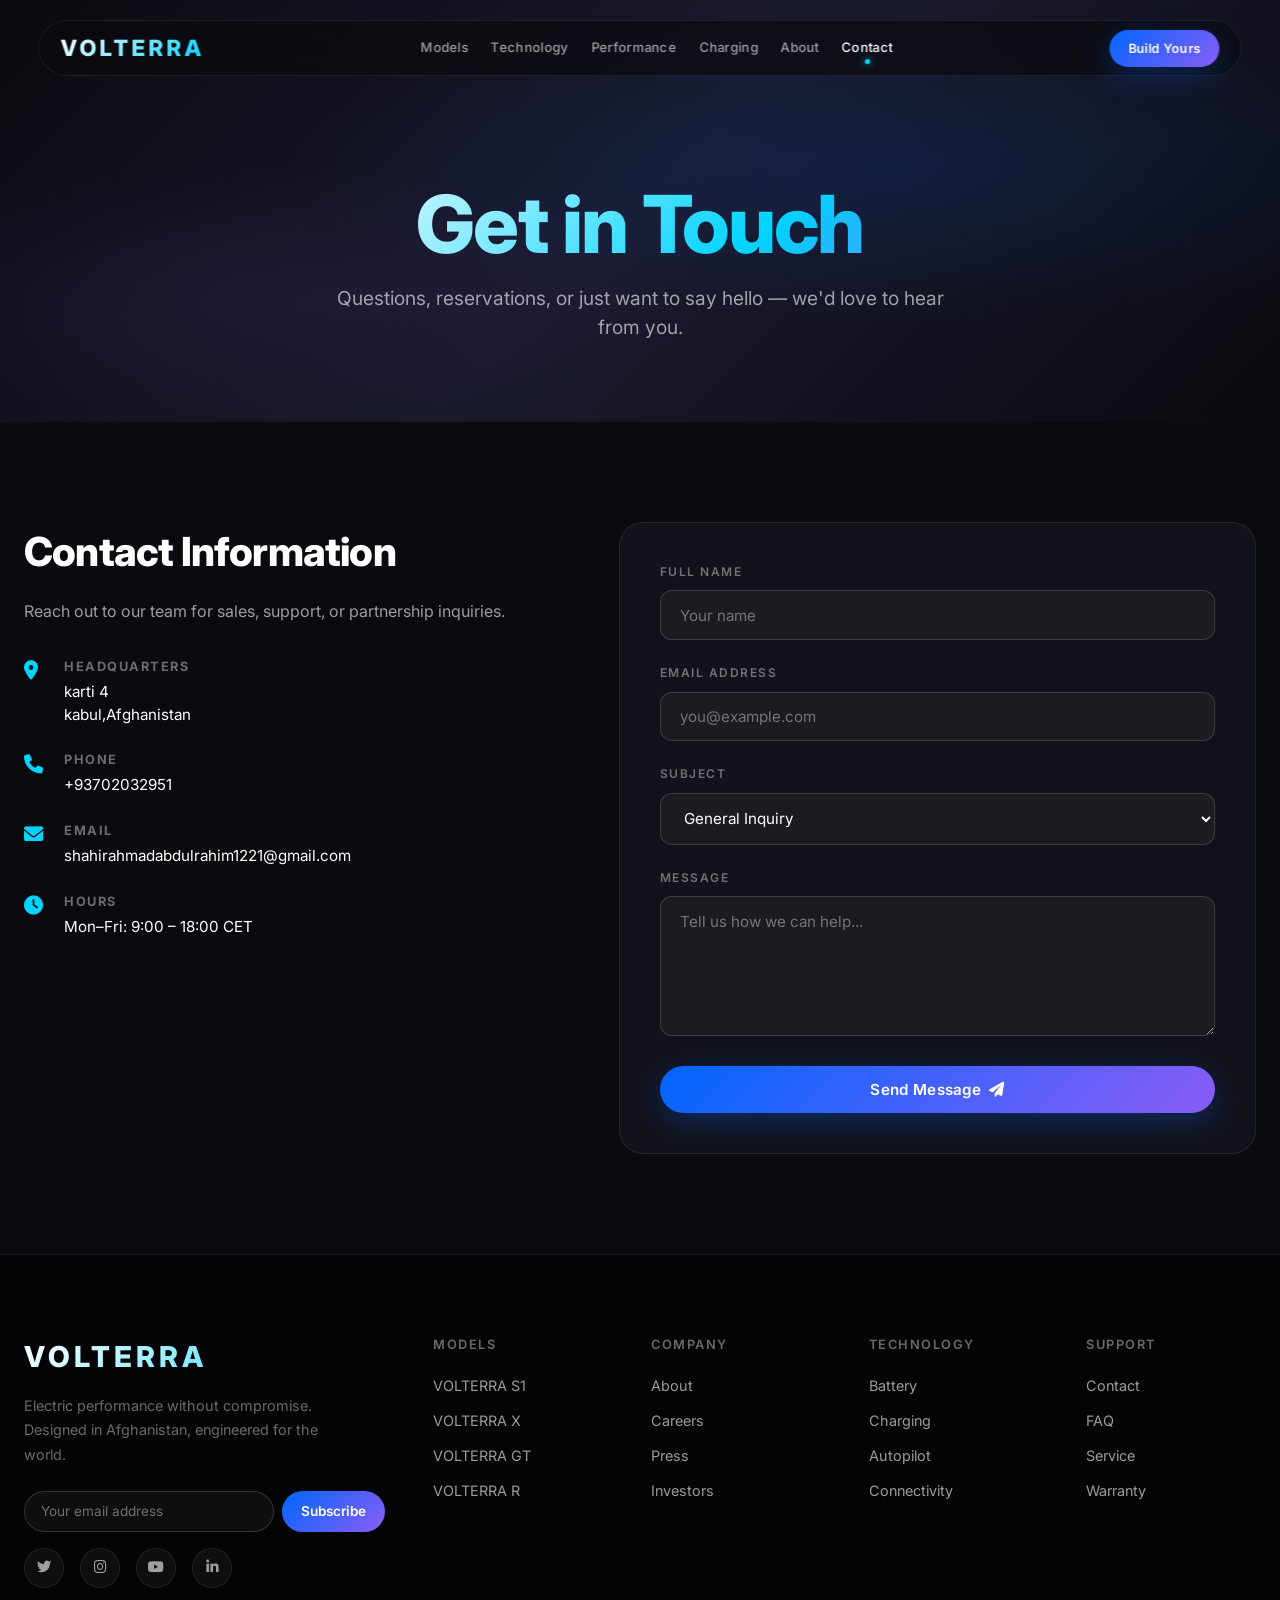
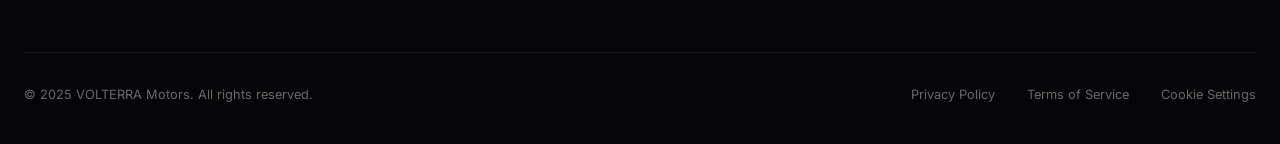
<file: contact.html>
<!DOCTYPE html>
<html lang="en">
<head>
  <meta charset="UTF-8" />
  <meta name="viewport" content="width=device-width, initial-scale=1.0" />
  <meta name="description" content="Contact VOLTERRA — get in touch with our team." />
  <title>Contact — VOLTERRA</title>

  <link rel="preconnect" href="https://fonts.googleapis.com" />
  <link rel="preconnect" href="https://fonts.gstatic.com" crossorigin />
  <link href="https://fonts.googleapis.com/css2?family=Inter:opsz,wght@14..32,300;14..32,400;14..32,500;14..32,600;14..32,700;14..32,800&display=swap" rel="stylesheet" />
  <link rel="stylesheet" href="https://cdnjs.cloudflare.com/ajax/libs/font-awesome/6.0.0-beta3/css/all.min.css" />
  <link rel="stylesheet" href="assets/css/style.css" />
</head>
<body>

  <nav class="nav" id="nav">
    <a href="index.html" class="nav-logo">VOLTERRA</a>
    <div class="nav-links" id="navLinks">
      <a href="models.html">Models</a>
      <a href="technology.html">Technology</a>
      <a href="performance.html">Performance</a>
      <a href="charging.html">Charging</a>
      <a href="about.html">About</a>
      <a href="contact.html">Contact</a>
    </div>
    <div class="nav-cta">
      <a href="models.html#build" class="btn btn-primary">Build Yours</a>
      <button class="hamburger" id="hamburger" aria-label="Menu">
        <span></span><span></span><span></span>
      </button>
    </div>
  </nav>

  <section class="page-hero">
    <div class="page-hero-bg"></div>
    <div class="page-hero-content">
      <h1>Get in Touch</h1>
      <p>Questions, reservations, or just want to say hello — we'd love to hear from you.</p>
    </div>
  </section>

  <section class="section">
    <div class="contact-grid">
      <div class="contact-info">
        <h2>Contact Information</h2>
        <p>Reach out to our team for sales, support, or partnership inquiries.</p>

        <div class="contact-item">
          <i class="fas fa-map-marker-alt"></i>
          <div>
            <h4>Headquarters</h4>
            <p>karti 4<br />kabul,Afghanistan</p>
          </div>
        </div>
        <div class="contact-item">
          <i class="fas fa-phone"></i>
          <div>
            <h4>Phone</h4>
            <p>+93702032951</p>
          </div>
        </div>
        <div class="contact-item">
          <i class="fas fa-envelope"></i>
          <div>
            <h4>Email</h4>
            <p>shahirahmadabdulrahim1221@gmail.com</p>
          </div>
        </div>
        <div class="contact-item">
          <i class="fas fa-clock"></i>
          <div>
            <h4>Hours</h4>
            <p>Mon–Fri: 9:00 – 18:00 CET</p>
          </div>
        </div>
      </div>

      <form class="contact-form" id="contactForm">
        <div class="form-group">
          <label for="name">Full Name</label>
          <input type="text" id="name" name="name" placeholder="Your name" required />
        </div>
        <div class="form-group">
          <label for="email">Email Address</label>
          <input type="email" id="email" name="email" placeholder="you@example.com" required />
        </div>
        <div class="form-group">
          <label for="subject">Subject</label>
          <select id="subject" name="subject">
            <option>General Inquiry</option>
            <option>Test Drive</option>
            <option>Reservation</option>
            <option>Support</option>
            <option>Press</option>
          </select>
        </div>
        <div class="form-group">
          <label for="message">Message</label>
          <textarea id="message" name="message" placeholder="Tell us how we can help..." required></textarea>
        </div>
        <button type="submit" class="btn btn-primary" style="width: 100%;">
          Send Message <i class="fas fa-paper-plane"></i>
        </button>
      </form>
    </div>
  </section>

  <footer class="footer">
    <div class="footer-inner">
      <div class="footer-grid">
        <div class="footer-brand">
          <h3>VOLTERRA</h3>
          <p>Electric performance without compromise. Designed in Afghanistan, engineered for the world.</p>
          <div class="newsletter">
            <input type="email" placeholder="Your email address" />
            <button>Subscribe</button>
          </div>
          <div class="footer-social">
            <a href="#" aria-label="Twitter"><i class="fab fa-twitter"></i></a>
            <a href="#" aria-label="Instagram"><i class="fab fa-instagram"></i></a>
            <a href="#" aria-label="YouTube"><i class="fab fa-youtube"></i></a>
            <a href="#" aria-label="LinkedIn"><i class="fab fa-linkedin-in"></i></a>
          </div>
        </div>
        <div class="footer-col">
          <h4>Models</h4>
          <ul>
            <li><a href="models.html">VOLTERRA S1</a></li>
            <li><a href="models.html">VOLTERRA X</a></li>
            <li><a href="models.html">VOLTERRA GT</a></li>
            <li><a href="models.html">VOLTERRA R</a></li>
          </ul>
        </div>
        <div class="footer-col">
          <h4>Company</h4>
          <ul>
            <li><a href="about.html">About</a></li>
            <li><a href="about.html">Careers</a></li>
            <li><a href="about.html">Press</a></li>
            <li><a href="about.html">Investors</a></li>
          </ul>
        </div>
        <div class="footer-col">
          <h4>Technology</h4>
          <ul>
            <li><a href="technology.html">Battery</a></li>
            <li><a href="charging.html">Charging</a></li>
            <li><a href="technology.html">Autopilot</a></li>
            <li><a href="technology.html">Connectivity</a></li>
          </ul>
        </div>
        <div class="footer-col">
          <h4>Support</h4>
          <ul>
            <li><a href="contact.html">Contact</a></li>
            <li><a href="contact.html">FAQ</a></li>
            <li><a href="contact.html">Service</a></li>
            <li><a href="contact.html">Warranty</a></li>
          </ul>
        </div>
      </div>
      <div class="footer-bottom">
        <p>© 2025 VOLTERRA Motors. All rights reserved.</p>
        <div class="footer-bottom-links">
          <a href="#">Privacy Policy</a>
          <a href="#">Terms of Service</a>
          <a href="#">Cookie Settings</a>
        </div>
      </div>
    </div>
  </footer>

  <script src="assets/js/script.js"></script>
</body>
</html>
</file>
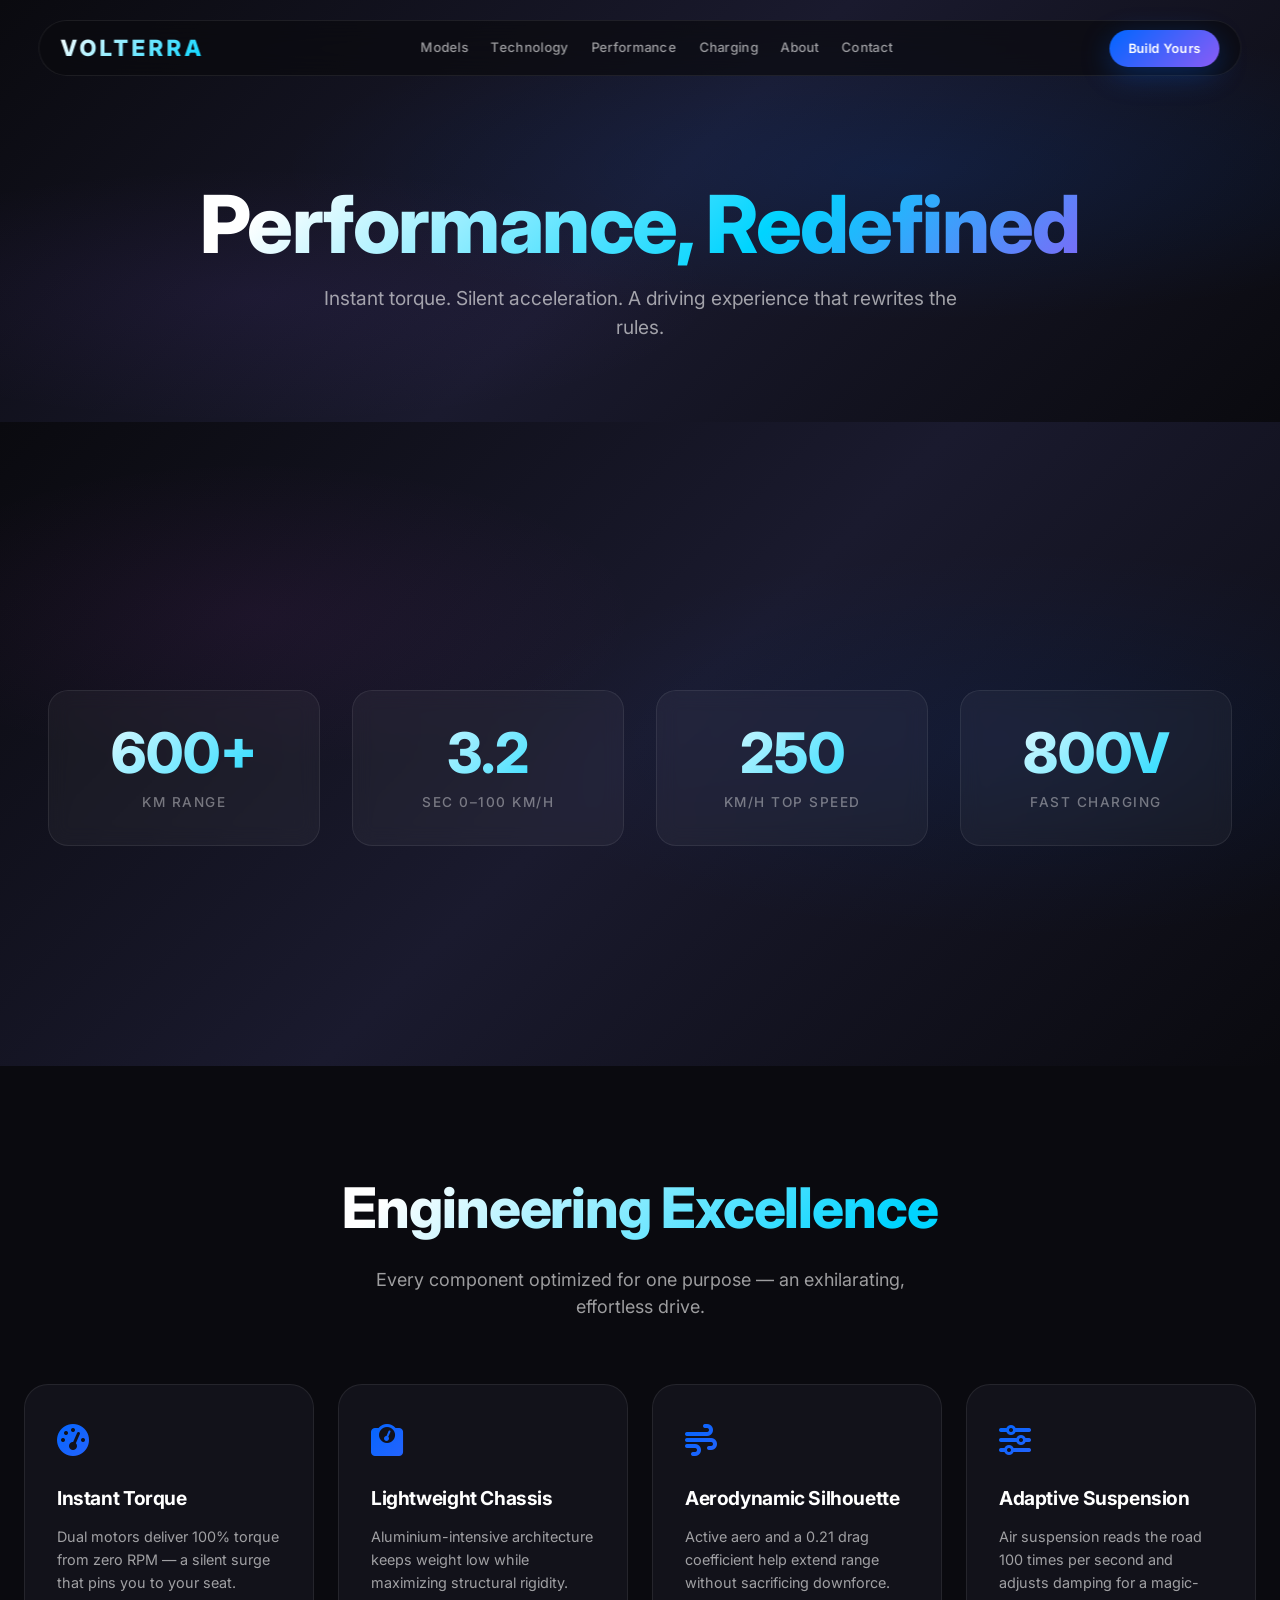
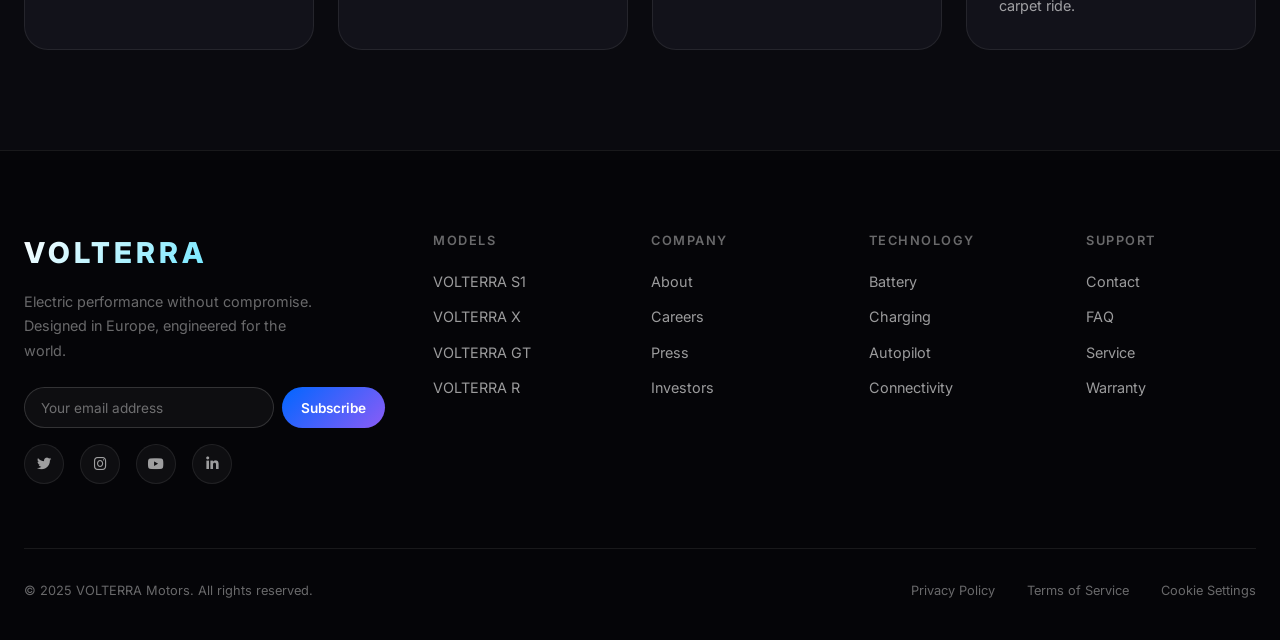
<file: Performance.html>
<!DOCTYPE html>
<html lang="en">
<head>
  <meta charset="UTF-8" />
  <meta name="viewport" content="width=device-width, initial-scale=1.0" />
  <meta name="description" content="VOLTERRA performance — 600+ km range, 3.2s 0-100 km/h, 250 km/h top speed, 800V fast charging." />
  <title>Performance — VOLTERRA</title>

  <link rel="preconnect" href="https://fonts.googleapis.com" />
  <link rel="preconnect" href="https://fonts.gstatic.com" crossorigin />
  <link href="https://fonts.googleapis.com/css2?family=Inter:opsz,wght@14..32,300;14..32,400;14..32,500;14..32,600;14..32,700;14..32,800&display=swap" rel="stylesheet" />
  <link rel="stylesheet" href="https://cdnjs.cloudflare.com/ajax/libs/font-awesome/6.0.0-beta3/css/all.min.css" />
  <link rel="stylesheet" href="assets/css/style.css" />
</head>
<body>

  <nav class="nav" id="nav">
    <a href="index.html" class="nav-logo">VOLTERRA</a>
    <div class="nav-links" id="navLinks">
      <a href="models.html">Models</a>
      <a href="technology.html">Technology</a>
      <a href="performance.html">Performance</a>
      <a href="charging.html">Charging</a>
      <a href="about.html">About</a>
      <a href="contact.html">Contact</a>
    </div>
    <div class="nav-cta">
      <a href="models.html#build" class="btn btn-primary">Build Yours</a>
      <button class="hamburger" id="hamburger" aria-label="Menu">
        <span></span><span></span><span></span>
      </button>
    </div>
  </nav>

  <section class="page-hero">
    <div class="page-hero-bg"></div>
    <div class="page-hero-content">
      <h1>Performance, Redefined</h1>
      <p>Instant torque. Silent acceleration. A driving experience that rewrites the rules.</p>
    </div>
  </section>

  <section class="performance">
    <div class="performance-bg"></div>
    <div class="section">
      <div class="stats-grid">
        <div class="stat-item"><div class="stat-number">600+</div><div class="stat-label">km Range</div></div>
        <div class="stat-item"><div class="stat-number">3.2</div><div class="stat-label">sec 0–100 km/h</div></div>
        <div class="stat-item"><div class="stat-number">250</div><div class="stat-label">km/h Top Speed</div></div>
        <div class="stat-item"><div class="stat-number">800V</div><div class="stat-label">Fast Charging</div></div>
      </div>
    </div>
  </section>

  <section class="section">
    <div class="section-header">
      <h2 class="section-title">Engineering Excellence</h2>
      <p class="section-sub">Every component optimized for one purpose — an exhilarating, effortless drive.</p>
    </div>
    <div class="tech-grid">
      <div class="tech-card">
        <div class="tech-icon"><i class="fas fa-tachometer-alt"></i></div>
        <h4>Instant Torque</h4>
        <p>Dual motors deliver 100% torque from zero RPM — a silent surge that pins you to your seat.</p>
      </div>
      <div class="tech-card">
        <div class="tech-icon"><i class="fas fa-weight"></i></div>
        <h4>Lightweight Chassis</h4>
        <p>Aluminium-intensive architecture keeps weight low while maximizing structural rigidity.</p>
      </div>
      <div class="tech-card">
        <div class="tech-icon"><i class="fas fa-wind"></i></div>
        <h4>Aerodynamic Silhouette</h4>
        <p>Active aero and a 0.21 drag coefficient help extend range without sacrificing downforce.</p>
      </div>
      <div class="tech-card">
        <div class="tech-icon"><i class="fas fa-sliders-h"></i></div>
        <h4>Adaptive Suspension</h4>
        <p>Air suspension reads the road 100 times per second and adjusts damping for a magic-carpet ride.</p>
      </div>
    </div>
  </section>

  <footer class="footer">
    <div class="footer-inner">
      <div class="footer-grid">
        <div class="footer-brand">
          <h3>VOLTERRA</h3>
          <p>Electric performance without compromise. Designed in Europe, engineered for the world.</p>
          <div class="newsletter">
            <input type="email" placeholder="Your email address" />
            <button>Subscribe</button>
          </div>
          <div class="footer-social">
            <a href="#" aria-label="Twitter"><i class="fab fa-twitter"></i></a>
            <a href="#" aria-label="Instagram"><i class="fab fa-instagram"></i></a>
            <a href="#" aria-label="YouTube"><i class="fab fa-youtube"></i></a>
            <a href="#" aria-label="LinkedIn"><i class="fab fa-linkedin-in"></i></a>
          </div>
        </div>
        <div class="footer-col">
          <h4>Models</h4>
          <ul>
            <li><a href="models.html">VOLTERRA S1</a></li>
            <li><a href="models.html">VOLTERRA X</a></li>
            <li><a href="models.html">VOLTERRA GT</a></li>
            <li><a href="models.html">VOLTERRA R</a></li>
          </ul>
        </div>
        <div class="footer-col">
          <h4>Company</h4>
          <ul>
            <li><a href="about.html">About</a></li>
            <li><a href="about.html">Careers</a></li>
            <li><a href="about.html">Press</a></li>
            <li><a href="about.html">Investors</a></li>
          </ul>
        </div>
        <div class="footer-col">
          <h4>Technology</h4>
          <ul>
            <li><a href="technology.html">Battery</a></li>
            <li><a href="charging.html">Charging</a></li>
            <li><a href="technology.html">Autopilot</a></li>
            <li><a href="technology.html">Connectivity</a></li>
          </ul>
        </div>
        <div class="footer-col">
          <h4>Support</h4>
          <ul>
            <li><a href="contact.html">Contact</a></li>
            <li><a href="contact.html">FAQ</a></li>
            <li><a href="contact.html">Service</a></li>
            <li><a href="contact.html">Warranty</a></li>
          </ul>
        </div>
      </div>
      <div class="footer-bottom">
        <p>© 2025 VOLTERRA Motors. All rights reserved.</p>
        <div class="footer-bottom-links">
          <a href="#">Privacy Policy</a>
          <a href="#">Terms of Service</a>
          <a href="#">Cookie Settings</a>
        </div>
      </div>
    </div>
  </footer>

  <script src="assets/js/script.js"></script>
</body>
</html>
</file>
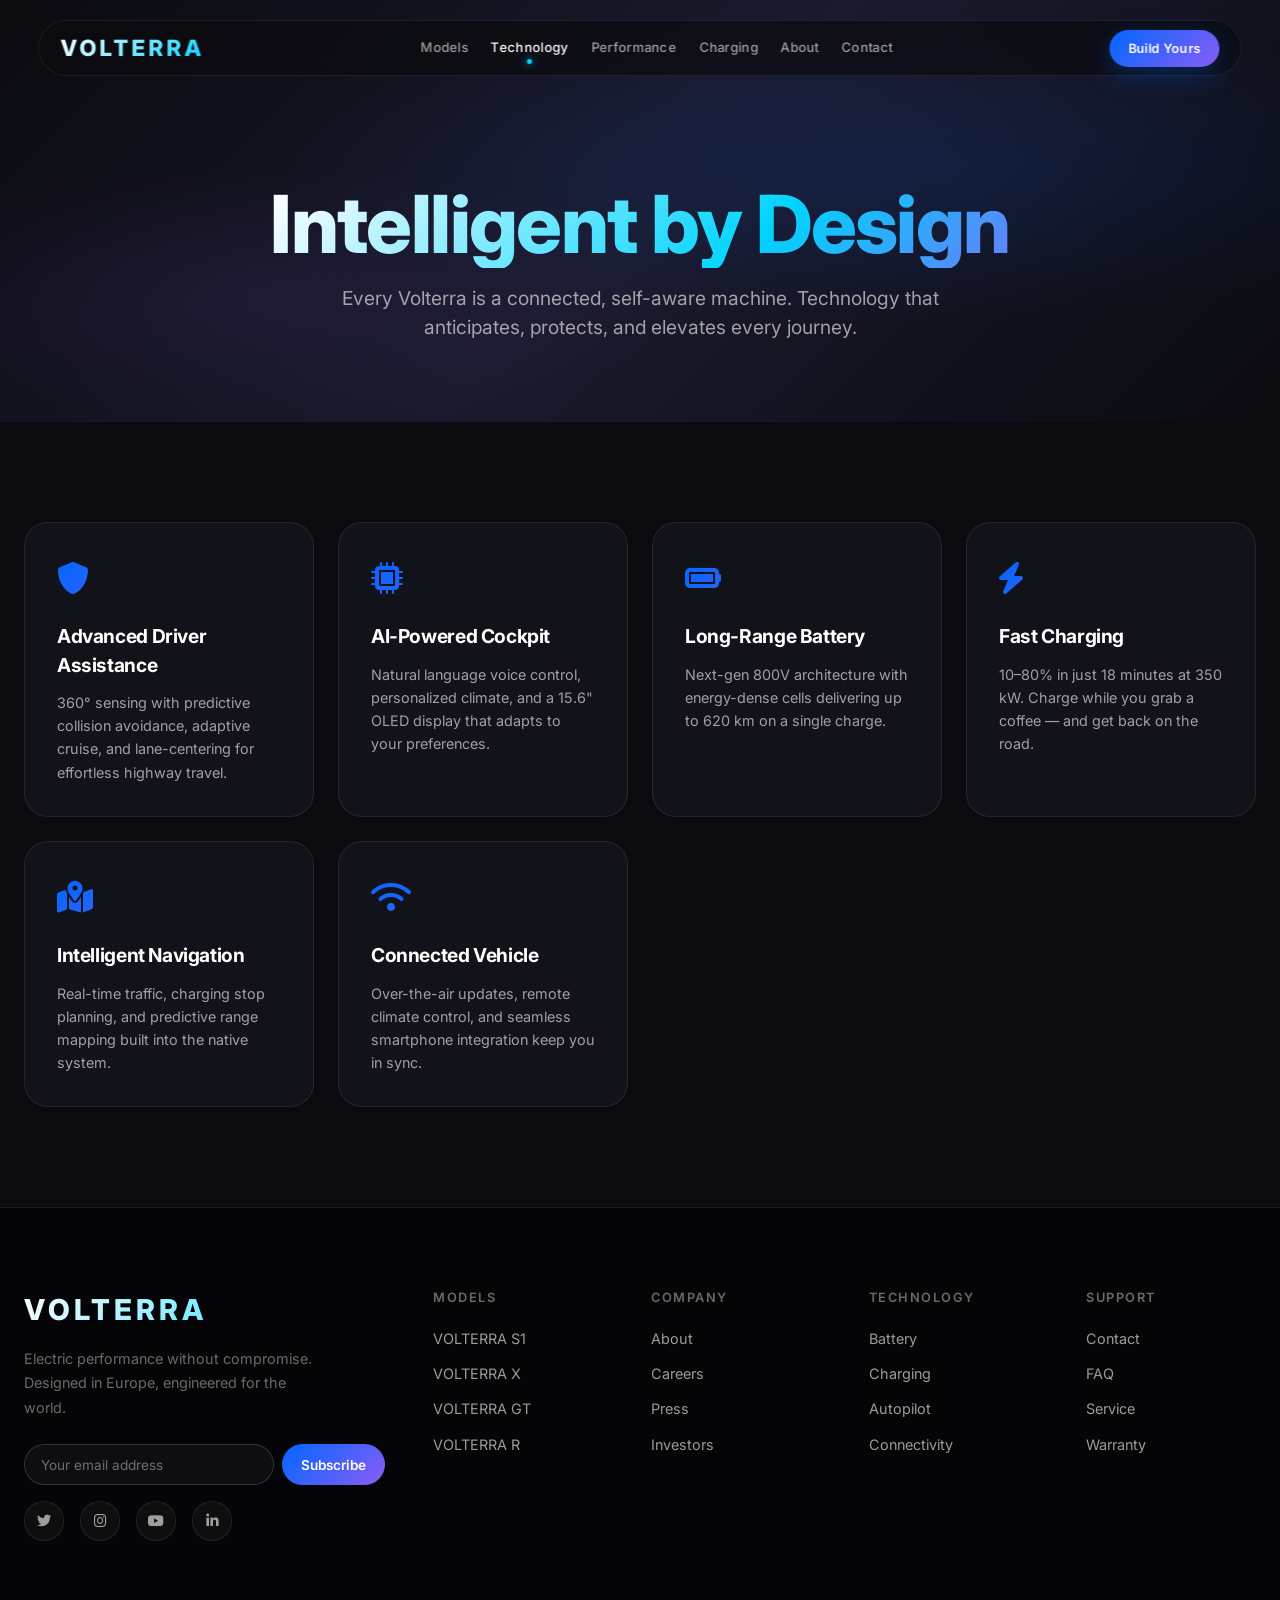
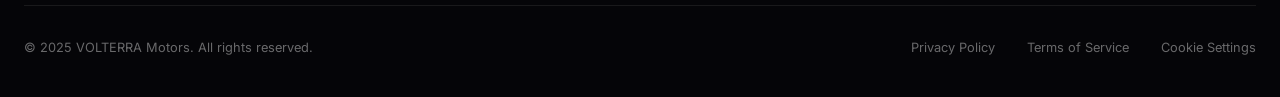
<file: technology.html>
<!DOCTYPE html>
<html lang="en">
<head>
  <meta charset="UTF-8" />
  <meta name="viewport" content="width=device-width, initial-scale=1.0" />
  <meta name="description" content="VOLTERRA technology — AI cockpit, long-range battery, fast charging, and connected vehicle tech." />
  <title>Technology — VOLTERRA</title>

  <link rel="preconnect" href="https://fonts.googleapis.com" />
  <link rel="preconnect" href="https://fonts.gstatic.com" crossorigin />
  <link href="https://fonts.googleapis.com/css2?family=Inter:opsz,wght@14..32,300;14..32,400;14..32,500;14..32,600;14..32,700;14..32,800&display=swap" rel="stylesheet" />
  <link rel="stylesheet" href="https://cdnjs.cloudflare.com/ajax/libs/font-awesome/6.0.0-beta3/css/all.min.css" />
  <link rel="stylesheet" href="assets/css/style.css" />
</head>
<body>

  <nav class="nav" id="nav">
    <a href="index.html" class="nav-logo">VOLTERRA</a>
    <div class="nav-links" id="navLinks">
      <a href="models.html">Models</a>
      <a href="technology.html">Technology</a>
      <a href="performance.html">Performance</a>
      <a href="charging.html">Charging</a>
      <a href="about.html">About</a>
      <a href="contact.html">Contact</a>
    </div>
    <div class="nav-cta">
      <a href="models.html#build" class="btn btn-primary">Build Yours</a>
      <button class="hamburger" id="hamburger" aria-label="Menu">
        <span></span><span></span><span></span>
      </button>
    </div>
  </nav>

  <section class="page-hero">
    <div class="page-hero-bg"></div>
    <div class="page-hero-content">
      <h1>Intelligent by Design</h1>
      <p>Every Volterra is a connected, self-aware machine. Technology that anticipates, protects, and elevates every journey.</p>
    </div>
  </section>

  <section class="section">
    <div class="tech-grid">
      <div class="tech-card">
        <div class="tech-icon"><i class="fas fa-shield-alt"></i></div>
        <h4>Advanced Driver Assistance</h4>
        <p>360° sensing with predictive collision avoidance, adaptive cruise, and lane-centering for effortless highway travel.</p>
      </div>
      <div class="tech-card">
        <div class="tech-icon"><i class="fas fa-microchip"></i></div>
        <h4>AI-Powered Cockpit</h4>
        <p>Natural language voice control, personalized climate, and a 15.6" OLED display that adapts to your preferences.</p>
      </div>
      <div class="tech-card">
        <div class="tech-icon"><i class="fas fa-battery-full"></i></div>
        <h4>Long-Range Battery</h4>
        <p>Next-gen 800V architecture with energy-dense cells delivering up to 620 km on a single charge.</p>
      </div>
      <div class="tech-card">
        <div class="tech-icon"><i class="fas fa-bolt"></i></div>
        <h4>Fast Charging</h4>
        <p>10–80% in just 18 minutes at 350 kW. Charge while you grab a coffee — and get back on the road.</p>
      </div>
      <div class="tech-card">
        <div class="tech-icon"><i class="fas fa-map-marked-alt"></i></div>
        <h4>Intelligent Navigation</h4>
        <p>Real-time traffic, charging stop planning, and predictive range mapping built into the native system.</p>
      </div>
      <div class="tech-card">
        <div class="tech-icon"><i class="fas fa-wifi"></i></div>
        <h4>Connected Vehicle</h4>
        <p>Over-the-air updates, remote climate control, and seamless smartphone integration keep you in sync.</p>
      </div>
    </div>
  </section>

  <footer class="footer">
    <div class="footer-inner">
      <div class="footer-grid">
        <div class="footer-brand">
          <h3>VOLTERRA</h3>
          <p>Electric performance without compromise. Designed in Europe, engineered for the world.</p>
          <div class="newsletter">
            <input type="email" placeholder="Your email address" />
            <button>Subscribe</button>
          </div>
          <div class="footer-social">
            <a href="#" aria-label="Twitter"><i class="fab fa-twitter"></i></a>
            <a href="#" aria-label="Instagram"><i class="fab fa-instagram"></i></a>
            <a href="#" aria-label="YouTube"><i class="fab fa-youtube"></i></a>
            <a href="#" aria-label="LinkedIn"><i class="fab fa-linkedin-in"></i></a>
          </div>
        </div>
        <div class="footer-col">
          <h4>Models</h4>
          <ul>
            <li><a href="models.html">VOLTERRA S1</a></li>
            <li><a href="models.html">VOLTERRA X</a></li>
            <li><a href="models.html">VOLTERRA GT</a></li>
            <li><a href="models.html">VOLTERRA R</a></li>
          </ul>
        </div>
        <div class="footer-col">
          <h4>Company</h4>
          <ul>
            <li><a href="about.html">About</a></li>
            <li><a href="about.html">Careers</a></li>
            <li><a href="about.html">Press</a></li>
            <li><a href="about.html">Investors</a></li>
          </ul>
        </div>
        <div class="footer-col">
          <h4>Technology</h4>
          <ul>
            <li><a href="technology.html">Battery</a></li>
            <li><a href="charging.html">Charging</a></li>
            <li><a href="technology.html">Autopilot</a></li>
            <li><a href="technology.html">Connectivity</a></li>
          </ul>
        </div>
        <div class="footer-col">
          <h4>Support</h4>
          <ul>
            <li><a href="contact.html">Contact</a></li>
            <li><a href="contact.html">FAQ</a></li>
            <li><a href="contact.html">Service</a></li>
            <li><a href="contact.html">Warranty</a></li>
          </ul>
        </div>
      </div>
      <div class="footer-bottom">
        <p>© 2025 VOLTERRA Motors. All rights reserved.</p>
        <div class="footer-bottom-links">
          <a href="#">Privacy Policy</a>
          <a href="#">Terms of Service</a>
          <a href="#">Cookie Settings</a>
        </div>
      </div>
    </div>
  </footer>

  <script src="assets/js/script.js"></script>
</body>
</html>
</file>
<file: assets/css/style.css>
/* ============================================================
   VOLTERRA — Global Stylesheet (Theme-aware + RTL-ready)
   ============================================================ */

*, *::before, *::after { margin: 0; padding: 0; box-sizing: border-box; }
html { scroll-behavior: smooth; }

/* ===== THEME VARIABLES ===== */
:root {
  /* Dark theme (default) */
  --bg: #0a0a0f;
  --bg-2: #12121a;
  --bg-3: #050508;
  --text: #ffffff;
  --text-muted: rgba(255, 255, 255, 0.6);
  --text-dim: rgba(255, 255, 255, 0.4);
  --border: rgba(255, 255, 255, 0.08);
  --border-strong: rgba(255, 255, 255, 0.15);
  --card: #12121a;
  --input-bg: rgba(255, 255, 255, 0.04);
  --nav-bg: rgba(10, 10, 15, 0.7);
  --nav-bg-scrolled: rgba(10, 10, 15, 0.9);

  --black: #0a0a0f;
  --charcoal: #12121a;
  --white: #ffffff;
  --electric-blue: #0066ff;
  --cyan: #00d4ff;
  --violet: #8b5cf6;
  --magenta: #d946ef;
  --sunset-orange: #ff6b35;
  --silver: #c0c0c8;

  --gradient-hero: linear-gradient(135deg, #0a0a0f 0%, #1a1a2e 50%, #0a0a0f 100%);
  --gradient-blue-violet: linear-gradient(135deg, #0066ff, #8b5cf6);
  --gradient-cyan-blue: linear-gradient(135deg, #00d4ff, #0066ff);
  --gradient-sunset: linear-gradient(135deg, #ff6b35, #d946ef);
}

[data-theme="light"] {
  --bg: #f7f8fc;
  --bg-2: #ffffff;
  --bg-3: #eef0f7;
  --text: #0a0a0f;
  --text-muted: rgba(10, 10, 15, 0.65);
  --text-dim: rgba(10, 10, 15, 0.45);
  --border: rgba(10, 10, 15, 0.08);
  --border-strong: rgba(10, 10, 15, 0.15);
  --card: #ffffff;
  --input-bg: rgba(10, 10, 15, 0.04);
  --nav-bg: rgba(255, 255, 255, 0.75);
  --nav-bg-scrolled: rgba(255, 255, 255, 0.92);

  --gradient-hero: linear-gradient(135deg, #eef0f7 0%, #dfe4f5 50%, #eef0f7 100%);
}

/* ===== BASE ===== */
body {
  font-family: 'Inter', -apple-system, BlinkMacSystemFont, 'Segoe UI', 'Noto Naskh Arabic', Tahoma, sans-serif;
  background-color: var(--bg);
  color: var(--text);
  line-height: 1.5;
  -webkit-font-smoothing: antialiased;
  overflow-x: hidden;
  opacity: 0;
  transition: opacity 0.6s ease, background-color 0.4s ease, color 0.4s ease;
}
body.loaded { opacity: 1; }

body[dir="rtl"] { font-family: 'Noto Naskh Arabic', 'Inter', Tahoma, sans-serif; }

img { max-width: 100%; display: block; }
a { text-decoration: none; color: inherit; }
ul { list-style: none; }
button { font-family: inherit; cursor: pointer; }

::-webkit-scrollbar { width: 8px; }
::-webkit-scrollbar-track { background: var(--bg); }
::-webkit-scrollbar-thumb {
  background: linear-gradient(var(--electric-blue), var(--violet));
  border-radius: 10px;
}

/* ===== PAGE PROGRESS BAR ===== */
#page-progress {
  position: fixed; top: 0; left: 0; height: 3px; width: 0%;
  background: linear-gradient(90deg, var(--cyan), var(--electric-blue), var(--violet), var(--magenta));
  z-index: 99999; transition: width 0.3s ease, opacity 0.3s ease;
  box-shadow: 0 0 12px rgba(0, 212, 255, 0.6); opacity: 0;
}
#page-progress.active { opacity: 1; }

/* ===== TYPOGRAPHY ===== */
h1, h2, h3, h4 { font-weight: 700; letter-spacing: -0.02em; }

.section-title {
  font-size: clamp(2rem, 5vw, 3.5rem); font-weight: 800; margin-bottom: 1rem;
  background: linear-gradient(135deg, var(--text) 30%, var(--cyan) 70%);
  -webkit-background-clip: text; -webkit-text-fill-color: transparent; background-clip: text;
}
.section-sub {
  font-size: 1.125rem; color: var(--text-muted);
  max-width: 600px; margin: 0 auto;
}

/* ===== BUTTONS ===== */
.btn {
  display: inline-flex; align-items: center; justify-content: center; gap: 0.5rem;
  padding: 0.85rem 2rem; border-radius: 60px; font-weight: 600; font-size: 0.95rem;
  letter-spacing: 0.3px; transition: all 0.3s cubic-bezier(0.25, 0.46, 0.45, 0.94);
  cursor: pointer; border: none; position: relative; overflow: hidden;
}
.btn-primary {
  background: var(--gradient-blue-violet); color: #fff;
  box-shadow: 0 8px 30px rgba(0, 102, 255, 0.3);
}
.btn-primary:hover { transform: translateY(-3px); box-shadow: 0 12px 40px rgba(0, 102, 255, 0.45); }

.btn-secondary {
  background: var(--input-bg); color: var(--text);
  border: 1px solid var(--border-strong); backdrop-filter: blur(10px);
}
.btn-secondary:hover { background: rgba(127, 127, 127, 0.15); transform: translateY(-3px); }

.btn-outline {
  background: transparent; color: var(--text);
  border: 1.5px solid var(--border-strong); padding: 0.7rem 1.8rem; font-size: 0.9rem;
}
.btn-outline:hover { border-color: var(--cyan); color: var(--cyan); background: rgba(0, 212, 255, 0.05); }

/* ===== NAVIGATION ===== */
.nav {
  position: fixed; top: 20px; left: 50%; transform: translateX(-50%);
  width: min(1300px, 94%); background: var(--nav-bg);
  backdrop-filter: blur(20px); -webkit-backdrop-filter: blur(20px);
  border: 1px solid var(--border); border-radius: 60px;
  padding: 0.55rem 1.3rem; display: flex; align-items: center; justify-content: space-between;
  z-index: 1000; transition: all 0.4s ease;
}
.nav.scrolled {
  background: var(--nav-bg-scrolled); border-color: var(--border-strong);
  top: 12px; box-shadow: 0 10px 40px rgba(0, 0, 0, 0.35);
}

.nav-logo {
  font-size: 1.4rem; font-weight: 800; letter-spacing: 3px;
  background: linear-gradient(135deg, var(--text), var(--cyan));
  -webkit-background-clip: text; -webkit-text-fill-color: transparent; background-clip: text;
  white-space: nowrap;
}

.nav-links { display: flex; align-items: center; gap: 1.4rem; }
.nav-links a {
  font-size: 0.82rem; font-weight: 500; color: var(--text-muted);
  transition: color 0.3s; letter-spacing: 0.3px; position: relative; white-space: nowrap;
}
.nav-links a:hover, .nav-links a.active { color: var(--text); }
.nav-links a.active::after {
  content: ''; position: absolute; bottom: -6px; left: 50%; transform: translateX(-50%);
  width: 5px; height: 5px; border-radius: 50%; background: var(--cyan); box-shadow: 0 0 8px var(--cyan);
}

/* Nav utilities (theme, lang, login) */
.nav-utils { display: flex; align-items: center; gap: 0.6rem; }

.icon-btn {
  width: 38px; height: 38px; border-radius: 50%;
  background: var(--input-bg); border: 1px solid var(--border);
  display: flex; align-items: center; justify-content: center;
  color: var(--text); font-size: 0.9rem; transition: all 0.3s;
}
.icon-btn:hover {
  background: var(--gradient-blue-violet); color: #fff;
  border-color: transparent; transform: translateY(-2px);
}

/* Language dropdown */
.lang-wrap { position: relative; }
.lang-menu {
  position: absolute; top: 50px; right: 0;
  background: var(--card); border: 1px solid var(--border-strong);
  border-radius: 14px; overflow: hidden; min-width: 150px;
  box-shadow: 0 20px 50px rgba(0,0,0,0.4);
  opacity: 0; visibility: hidden; transform: translateY(-8px);
  transition: all 0.25s ease; z-index: 1200;
}
.lang-menu.open { opacity: 1; visibility: visible; transform: translateY(0); }
.lang-menu button {
  display: flex; align-items: center; gap: 0.6rem; width: 100%;
  padding: 0.7rem 1rem; background: transparent; border: none;
  color: var(--text); font-size: 0.85rem; text-align: left;
  transition: background 0.2s;
}
body[dir="rtl"] .lang-menu button { text-align: right; }
.lang-menu button:hover { background: var(--input-bg); }
.lang-menu button.active { color: var(--cyan); font-weight: 600; }

.nav-cta { display: flex; align-items: center; gap: 0.6rem; }
.nav-cta .btn { padding: 0.55rem 1.2rem; font-size: 0.8rem; }

.hamburger {
  display: none; flex-direction: column; gap: 5px; background: none; border: none; padding: 5px;
}
.hamburger span { width: 22px; height: 2px; background: var(--text); border-radius: 2px; transition: all 0.3s; }

/* ===== HERO (HOME) ===== */
.hero {
  min-height: 100vh; display: flex; align-items: center; justify-content: center;
  position: relative; overflow: hidden; background: var(--gradient-hero);
  padding: 120px 24px 80px;
}
.hero-bg {
  position: absolute; inset: 0; z-index: 0;
  background:
    radial-gradient(ellipse 80% 60% at 70% 40%, rgba(0, 102, 255, 0.12) 0%, transparent 60%),
    radial-gradient(ellipse 60% 50% at 20% 70%, rgba(139, 92, 246, 0.08) 0%, transparent 60%),
    radial-gradient(ellipse 50% 40% at 50% 20%, rgba(0, 212, 255, 0.06) 0%, transparent 60%);
}
.hero-glow {
  position: absolute; width: 700px; height: 700px; border-radius: 50%;
  background: radial-gradient(circle, rgba(0, 102, 255, 0.15) 0%, transparent 70%);
  top: 50%; left: 60%; transform: translate(-50%, -50%);
  animation: pulseGlow 6s ease-in-out infinite alternate; z-index: 0;
}
@keyframes pulseGlow {
  0% { opacity: 0.5; transform: translate(-50%, -50%) scale(1); }
  100% { opacity: 1; transform: translate(-50%, -50%) scale(1.15); }
}
.hero-content { position: relative; z-index: 2; text-align: center; max-width: 900px; width: 100%; }
.hero h1 {
  font-size: clamp(3rem, 10vw, 7rem); font-weight: 800; line-height: 1.05;
  letter-spacing: -0.04em; margin-bottom: 1.5rem;
  background: linear-gradient(135deg, var(--text) 20%, var(--cyan) 50%, var(--violet) 80%);
  -webkit-background-clip: text; -webkit-text-fill-color: transparent; background-clip: text;
  animation: fadeInUp 1s ease-out;
}
.hero-sub {
  font-size: clamp(1rem, 2vw, 1.3rem); color: var(--text-muted);
  max-width: 600px; margin: 0 auto 2.5rem;
  animation: fadeInUp 1s ease-out 0.2s both;
}
.hero-ctas {
  display: flex; gap: 1rem; justify-content: center; flex-wrap: wrap;
  animation: fadeInUp 1s ease-out 0.4s both;
}
.hero-car {
  position: relative; z-index: 1; margin-top: 3rem; width: 100%; max-width: 1000px;
  animation: fadeInUp 1.2s ease-out 0.6s both;
  filter: drop-shadow(0 30px 60px rgba(0, 102, 255, 0.25));
}
.hero-car img {
  width: 100%; height: auto; border-radius: 24px;
  mask-image: linear-gradient(to bottom, #000 80%, transparent 100%);
  -webkit-mask-image: linear-gradient(to bottom, #000 80%, transparent 100%);
}
.scroll-indicator {
  position: absolute; bottom: 30px; left: 50%; transform: translateX(-50%);
  display: flex; flex-direction: column; align-items: center; gap: 8px;
  color: var(--text-dim); font-size: 0.7rem; letter-spacing: 2px; text-transform: uppercase;
  animation: bounceDown 2s infinite; z-index: 3;
}
@keyframes bounceDown {
  0%, 100% { transform: translateX(-50%) translateY(0); opacity: 0.5; }
  50% { transform: translateX(-50%) translateY(8px); opacity: 1; }
}
@keyframes fadeInUp {
  from { opacity: 0; transform: translateY(30px); }
  to { opacity: 1; transform: translateY(0); }
}

/* ===== PAGE HERO (subpages) ===== */
.page-hero {
  padding: 180px 24px 80px; text-align: center;
  position: relative; overflow: hidden; background: var(--gradient-hero);
}
.page-hero-bg {
  position: absolute; inset: 0;
  background:
    radial-gradient(ellipse 80% 60% at 70% 40%, rgba(0, 102, 255, 0.12) 0%, transparent 60%),
    radial-gradient(ellipse 60% 50% at 20% 70%, rgba(139, 92, 246, 0.08) 0%, transparent 60%);
}
.page-hero-content { position: relative; z-index: 2; }
.page-hero h1 {
  font-size: clamp(2.5rem, 7vw, 5rem); font-weight: 800; line-height: 1.1; margin-bottom: 1rem;
  background: linear-gradient(135deg, var(--text) 20%, var(--cyan) 60%, var(--violet) 90%);
  -webkit-background-clip: text; -webkit-text-fill-color: transparent; background-clip: text;
}
.page-hero p { font-size: clamp(1rem, 2vw, 1.2rem); color: var(--text-muted); max-width: 640px; margin: 0 auto; }

/* ===== SECTIONS ===== */
.section { padding: 100px 24px; max-width: 1300px; margin: 0 auto; }
.section-header { text-align: center; margin-bottom: 4rem; }

/* ===== MODELS ===== */
.models-grid { display: grid; grid-template-columns: repeat(auto-fit, minmax(280px, 1fr)); gap: 2rem; }
.model-card {
  background: var(--card); border-radius: 24px; overflow: hidden;
  border: 1px solid var(--border); transition: all 0.4s cubic-bezier(0.25, 0.46, 0.45, 0.94);
  position: relative;
}
.model-card:hover {
  transform: translateY(-10px); border-color: var(--border-strong);
  box-shadow: 0 30px 60px rgba(0, 0, 0, 0.35);
}
.model-card-image {
  position: relative; height: 220px; overflow: hidden;
  display: flex; align-items: center; justify-content: center; padding: 1rem;
}
.model-card-image img { width: 100%; height: 100%; object-fit: cover; transition: transform 0.6s ease; }
.model-card:hover .model-card-image img { transform: scale(1.05); }
.model-badge {
  position: absolute; top: 16px; left: 16px;
  background: rgba(0, 0, 0, 0.55); backdrop-filter: blur(10px);
  padding: 0.35rem 1rem; border-radius: 40px; font-size: 0.7rem; font-weight: 600;
  letter-spacing: 1px; text-transform: uppercase;
  border: 1px solid rgba(255, 255, 255, 0.15); color: var(--cyan); z-index: 2;
}
body[dir="rtl"] .model-badge { left: auto; right: 16px; }
.model-card-body { padding: 1.5rem; }
.model-card-body h3 { font-size: 1.5rem; font-weight: 700; margin-bottom: 0.75rem; }
.model-specs { display: grid; grid-template-columns: 1fr 1fr; gap: 0.6rem; margin-bottom: 1.5rem; }
.spec-item { display: flex; flex-direction: column; }
.spec-label {
  font-size: 0.65rem; text-transform: uppercase; letter-spacing: 1px;
  color: var(--text-dim); font-weight: 500;
}
.spec-value { font-size: 0.95rem; font-weight: 600; color: var(--text); }
.model-price { font-size: 1.1rem; font-weight: 700; color: var(--cyan); margin-bottom: 1rem; }
.model-price span { font-size: 0.75rem; font-weight: 400; color: var(--text-dim); }

/* ===== CONFIGURATOR ===== */
.configurator {
  background: var(--card); border-radius: 32px; padding: 3rem;
  border: 1px solid var(--border);
}
.config-grid { display: grid; grid-template-columns: 1fr 1fr; gap: 3rem; align-items: center; }
.config-preview {
  position: relative; border-radius: 20px; overflow: hidden;
  background: var(--bg-3); min-height: 320px;
  display: flex; align-items: center; justify-content: center;
  border: 1px solid var(--border);
}
.config-preview img {
  width: 100%; height: 100%; object-fit: cover;
  transition: opacity 0.4s ease; border-radius: 20px;
}
.config-options h3 { font-size: 1.8rem; margin-bottom: 0.5rem; }
.config-options > p { color: var(--text-dim); margin-bottom: 2rem; font-size: 0.95rem; }
.option-group { margin-bottom: 1.5rem; }
.option-group label {
  display: block; font-size: 0.75rem; text-transform: uppercase; letter-spacing: 1.5px;
  color: var(--text-dim); margin-bottom: 0.75rem; font-weight: 600;
}
.color-swatches { display: flex; gap: 0.75rem; flex-wrap: wrap; }
.swatch {
  width: 42px; height: 42px; border-radius: 50%; cursor: pointer;
  border: 3px solid transparent; transition: all 0.3s;
}
.swatch:hover { transform: scale(1.1); }
.swatch.active { border-color: var(--text); box-shadow: 0 0 0 2px rgba(127,127,127,0.3); }
.wheel-options, .interior-options, .package-options { display: flex; gap: 0.75rem; flex-wrap: wrap; }
.option-btn {
  padding: 0.6rem 1.2rem; border-radius: 40px; border: 1px solid var(--border-strong);
  background: transparent; color: var(--text-muted); font-size: 0.8rem; font-weight: 500;
  transition: all 0.3s;
}
.option-btn:hover { border-color: var(--border-strong); color: var(--text); }
.option-btn.active { background: var(--gradient-blue-violet); border-color: transparent; color: #fff; }

/* ===== TECH CARDS ===== */
.tech-grid { display: grid; grid-template-columns: repeat(auto-fit, minmax(280px, 1fr)); gap: 1.5rem; }
.tech-card {
  background: var(--card); border-radius: 24px; padding: 2rem;
  border: 1px solid var(--border); transition: all 0.4s;
  position: relative; overflow: hidden;
}
.tech-card::before {
  content: ''; position: absolute; top: 0; left: 0; right: 0; height: 3px;
  background: var(--gradient-blue-violet); opacity: 0; transition: opacity 0.4s;
}
.tech-card:hover::before { opacity: 1; }
.tech-card:hover {
  border-color: var(--border-strong); transform: translateY(-6px);
  box-shadow: 0 20px 40px rgba(0, 0, 0, 0.3);
}
.tech-icon {
  font-size: 2rem; margin-bottom: 1.2rem;
  background: var(--gradient-blue-violet);
  -webkit-background-clip: text; -webkit-text-fill-color: transparent; background-clip: text;
}
.tech-card h4 { font-size: 1.2rem; margin-bottom: 0.75rem; }
.tech-card p { color: var(--text-muted); font-size: 0.9rem; line-height: 1.6; }

/* ===== PERFORMANCE ===== */
.performance {
  background: var(--gradient-hero);
  position: relative; overflow: hidden; padding: 120px 24px;
}
.performance-bg {
  position: absolute; inset: 0;
  background:
    radial-gradient(ellipse 70% 50% at 80% 50%, rgba(0, 102, 255, 0.08) 0%, transparent 60%),
    radial-gradient(ellipse 50% 40% at 20% 30%, rgba(217, 70, 239, 0.06) 0%, transparent 60%);
  z-index: 0;
}
.performance .section { position: relative; z-index: 1; }
.stats-grid { display: grid; grid-template-columns: repeat(auto-fit, minmax(200px, 1fr)); gap: 2rem; margin-top: 3rem; }
.stat-item {
  text-align: center; padding: 2rem 1rem;
  background: var(--input-bg); border-radius: 20px;
  border: 1px solid var(--border); backdrop-filter: blur(10px);
  transition: all 0.4s;
}
.stat-item:hover {
  border-color: var(--border-strong); transform: translateY(-5px);
}
.stat-number {
  font-size: clamp(2.5rem, 5vw, 3.5rem); font-weight: 800;
  background: linear-gradient(135deg, var(--text), var(--cyan));
  -webkit-background-clip: text; -webkit-text-fill-color: transparent; background-clip: text;
  line-height: 1.1; margin-bottom: 0.5rem;
}
.stat-label {
  font-size: 0.85rem; color: var(--text-dim);
  text-transform: uppercase; letter-spacing: 1.5px; font-weight: 500;
}

/* ===== CHARGING ===== */
.charging {
  background: linear-gradient(135deg, var(--bg) 0%, var(--bg-2) 50%, var(--bg) 100%);
  padding: 120px 24px; position: relative; overflow: hidden;
}
.charging-bg {
  position: absolute; inset: 0;
  background:
    radial-gradient(ellipse 60% 50% at 30% 60%, rgba(255, 107, 53, 0.08) 0%, transparent 60%),
    radial-gradient(ellipse 50% 40% at 70% 40%, rgba(139, 92, 246, 0.06) 0%, transparent 60%);
  z-index: 0;
}
.charging .section { position: relative; z-index: 1; }
.charging-content { display: grid; grid-template-columns: 1fr 1fr; gap: 4rem; align-items: center; }
.charging-text h2 { font-size: clamp(2rem, 4vw, 3rem); font-weight: 800; margin-bottom: 1rem; line-height: 1.2; }
.charging-text h2 span {
  background: linear-gradient(135deg, var(--sunset-orange), var(--magenta));
  -webkit-background-clip: text; -webkit-text-fill-color: transparent; background-clip: text;
}
.charging-text p { color: var(--text-muted); font-size: 1.05rem; margin-bottom: 2rem; line-height: 1.7; }
.charging-visual {
  position: relative; border-radius: 24px; overflow: hidden;
  background: var(--bg-3); min-height: 300px;
  border: 1px solid var(--border);
  display: flex; align-items: center; justify-content: center;
}
.charging-visual img { width: 100%; height: 100%; object-fit: cover; border-radius: 24px; }
.charging-progress {
  position: absolute; bottom: 24px; left: 24px; right: 24px;
  background: rgba(10, 10, 15, 0.8); backdrop-filter: blur(15px);
  border-radius: 16px; padding: 1rem 1.5rem;
  border: 1px solid rgba(255, 255, 255, 0.1);
  display: flex; align-items: center; gap: 1rem;
}
.charging-progress .bar {
  flex: 1; height: 6px; background: rgba(255, 255, 255, 0.1);
  border-radius: 10px; overflow: hidden;
}
.charging-progress .bar-fill {
  height: 100%; width: 72%;
  background: linear-gradient(90deg, var(--sunset-orange), var(--magenta));
  border-radius: 10px; animation: chargePulse 2s ease-in-out infinite;
}
@keyframes chargePulse { 0%, 100% { opacity: 1; } 50% { opacity: 0.7; } }
.charging-progress .percent {
  font-weight: 700; font-size: 1.1rem; color: var(--sunset-orange); min-width: 50px;
}

/* ===== ABOUT ===== */
.about-grid { display: grid; grid-template-columns: 1fr 1fr; gap: 4rem; align-items: center; }
.about-text h2 { font-size: clamp(1.8rem, 3.5vw, 2.8rem); font-weight: 800; margin-bottom: 1.5rem; line-height: 1.2; }
.about-text p { color: var(--text-muted); font-size: 1rem; line-height: 1.8; margin-bottom: 1.2rem; }
.about-image {
  border-radius: 24px; overflow: hidden;
  border: 1px solid var(--border); position: relative;
}
.about-image img { width: 100%; height: 100%; object-fit: cover; border-radius: 24px; }
.values-grid { display: grid; grid-template-columns: repeat(auto-fit, minmax(240px, 1fr)); gap: 1.5rem; margin-top: 2rem; }
.value-card {
  background: var(--card); border-radius: 20px; padding: 2rem;
  border: 1px solid var(--border); transition: all 0.4s;
}
.value-card:hover { border-color: var(--border-strong); transform: translateY(-5px); }
.value-card i {
  font-size: 1.8rem; margin-bottom: 1rem;
  background: var(--gradient-blue-violet);
  -webkit-background-clip: text; -webkit-text-fill-color: transparent; background-clip: text;
}
.value-card h4 { font-size: 1.1rem; margin-bottom: 0.6rem; }
.value-card p { color: var(--text-muted); font-size: 0.9rem; line-height: 1.6; }

/* ===== CONTACT ===== */
.contact-grid { display: grid; grid-template-columns: 1fr 1.2fr; gap: 4rem; align-items: start; }
.contact-info h2 { font-size: clamp(1.8rem, 3.5vw, 2.5rem); font-weight: 800; margin-bottom: 1rem; }
.contact-info > p { color: var(--text-muted); margin-bottom: 2rem; line-height: 1.7; }
.contact-item { display: flex; align-items: flex-start; gap: 1rem; margin-bottom: 1.5rem; }
.contact-item i { font-size: 1.2rem; color: var(--cyan); margin-top: 0.2rem; min-width: 24px; }
.contact-item h4 {
  font-size: 0.8rem; text-transform: uppercase; letter-spacing: 1.5px;
  color: var(--text-dim); margin-bottom: 0.3rem;
}
.contact-item p { color: var(--text); font-size: 0.95rem; }
.contact-form {
  background: var(--card); border-radius: 24px; padding: 2.5rem;
  border: 1px solid var(--border);
}
.form-group { margin-bottom: 1.5rem; }
.form-group label {
  display: block; font-size: 0.75rem; text-transform: uppercase; letter-spacing: 1.5px;
  color: var(--text-dim); margin-bottom: 0.6rem; font-weight: 600;
}
.form-group input,
.form-group textarea,
.form-group select {
  width: 100%; padding: 0.9rem 1.2rem; border-radius: 12px;
  border: 1px solid var(--border-strong); background: var(--input-bg);
  color: var(--text); font-family: inherit; font-size: 0.95rem; outline: none;
  transition: border-color 0.3s, background 0.3s;
}
.form-group input:focus,
.form-group textarea:focus,
.form-group select:focus { border-color: var(--cyan); }
.form-group textarea { min-height: 140px; resize: vertical; }
.form-group select option { background: var(--card); color: var(--text); }

/* ===== SHOP ===== */
.shop-toolbar {
  display: flex; gap: 1rem; flex-wrap: wrap;
  align-items: center; justify-content: space-between; margin-bottom: 2.5rem;
}
.filter-tabs { display: flex; gap: 0.5rem; flex-wrap: wrap; }
.filter-tab {
  padding: 0.55rem 1.2rem; border-radius: 40px;
  background: var(--input-bg); border: 1px solid var(--border);
  color: var(--text-muted); font-size: 0.82rem; font-weight: 500;
  transition: all 0.3s;
}
.filter-tab:hover { color: var(--text); }
.filter-tab.active {
  background: var(--gradient-blue-violet); color: #fff; border-color: transparent;
}

.shop-grid {
  display: grid;
  grid-template-columns: repeat(auto-fill, minmax(270px, 1fr));
  gap: 1.8rem;
}

.shop-card {
  background: var(--card); border-radius: 20px; overflow: hidden;
  border: 1px solid var(--border); transition: all 0.4s;
  display: flex; flex-direction: column;
}
.shop-card:hover {
  transform: translateY(-6px); border-color: var(--border-strong);
  box-shadow: 0 25px 50px rgba(0, 0, 0, 0.35);
}
.shop-card-image {
  height: 190px; background: var(--bg-3);
  display: flex; align-items: center; justify-content: center;
  padding: 1rem; overflow: hidden;
}
.shop-card-image img { width: 100%; height: 100%; object-fit: cover; transition: transform 0.5s; }
.shop-card:hover .shop-card-image img { transform: scale(1.06); }
.shop-card-body { padding: 1.3rem; display: flex; flex-direction: column; flex: 1; }
.shop-card-cat {
  font-size: 0.65rem; text-transform: uppercase; letter-spacing: 1.2px;
  color: var(--cyan); font-weight: 600; margin-bottom: 0.5rem;
}
.shop-card-body h3 { font-size: 1.15rem; margin-bottom: 0.6rem; }
.shop-card-body p { color: var(--text-muted); font-size: 0.85rem; line-height: 1.5; margin-bottom: 1.2rem; flex: 1; }
.shop-card-price {
  font-size: 1.25rem; font-weight: 700; color: var(--cyan); margin-bottom: 1rem;
}
.shop-card-actions { display: flex; gap: 0.5rem; }
.shop-card-actions .btn { flex: 1; padding: 0.65rem 1rem; font-size: 0.82rem; }

/* Cart drawer */
.cart-drawer {
  position: fixed; top: 0; right: -420px; width: 400px; max-width: 92vw;
  height: 100vh; background: var(--card); border-left: 1px solid var(--border);
  z-index: 2000; transition: right 0.4s cubic-bezier(0.25, 0.46, 0.45, 0.94);
  display: flex; flex-direction: column; box-shadow: -20px 0 60px rgba(0, 0, 0, 0.4);
}
body[dir="rtl"] .cart-drawer { right: auto; left: -420px; border-left: none; border-right: 1px solid var(--border); }
.cart-drawer.open { right: 0; }
body[dir="rtl"] .cart-drawer.open { right: auto; left: 0; }
.cart-header {
  padding: 1.5rem; display: flex; align-items: center; justify-content: space-between;
  border-bottom: 1px solid var(--border);
}
.cart-header h3 { font-size: 1.2rem; }
.cart-close { background: none; border: none; color: var(--text); font-size: 1.2rem; }
.cart-body { flex: 1; overflow-y: auto; padding: 1.2rem; }
.cart-empty { text-align: center; color: var(--text-dim); padding: 3rem 1rem; }
.cart-empty i { font-size: 2.5rem; margin-bottom: 1rem; opacity: 0.4; }
.cart-item {
  display: flex; gap: 1rem; padding: 0.9rem 0;
  border-bottom: 1px solid var(--border);
}
.cart-item-img {
  width: 60px; height: 60px; border-radius: 10px; overflow: hidden;
  background: var(--bg-3); flex-shrink: 0;
}
.cart-item-img img { width: 100%; height: 100%; object-fit: cover; }
.cart-item-info { flex: 1; min-width: 0; }
.cart-item-info h4 { font-size: 0.9rem; margin-bottom: 0.2rem; }
.cart-item-info .price { color: var(--cyan); font-weight: 600; font-size: 0.85rem; }
.cart-item-qty {
  display: flex; align-items: center; gap: 0.4rem; margin-top: 0.4rem;
}
.cart-item-qty button {
  width: 22px; height: 22px; border-radius: 50%; border: 1px solid var(--border-strong);
  background: transparent; color: var(--text); font-size: 0.75rem;
  display: flex; align-items: center; justify-content: center;
}
.cart-item-remove {
  background: none; border: none; color: var(--text-dim); font-size: 0.9rem;
  align-self: flex-start;
}
.cart-item-remove:hover { color: #ff5566; }
.cart-footer {
  padding: 1.5rem; border-top: 1px solid var(--border);
}
.cart-total {
  display: flex; justify-content: space-between; margin-bottom: 1rem;
  font-size: 1.05rem; font-weight: 600;
}
.cart-total span:last-child { color: var(--cyan); }

/* Floating cart button */
.cart-fab {
  position: fixed; bottom: 30px; right: 30px;
  width: 58px; height: 58px; border-radius: 50%;
  background: var(--gradient-blue-violet); color: #fff; border: none;
  display: flex; align-items: center; justify-content: center;
  font-size: 1.2rem; z-index: 1500; cursor: pointer;
  box-shadow: 0 10px 30px rgba(0, 102, 255, 0.4);
  transition: transform 0.3s;
}
body[dir="rtl"] .cart-fab { right: auto; left: 30px; }
.cart-fab:hover { transform: scale(1.08); }
.cart-count {
  position: absolute; top: -6px; right: -6px;
  background: var(--magenta); color: #fff;
  width: 22px; height: 22px; border-radius: 50%;
  font-size: 0.7rem; font-weight: 700;
  display: flex; align-items: center; justify-content: center;
}
body[dir="rtl"] .cart-count { right: auto; left: -6px; }

/* ===== AUTH MODAL ===== */
.auth-modal {
  position: fixed; inset: 0; z-index: 3000;
  background: rgba(0, 0, 0, 0.6); backdrop-filter: blur(8px);
  display: flex; align-items: center; justify-content: center; padding: 20px;
  opacity: 0; visibility: hidden; transition: all 0.3s;
}
.auth-modal.open { opacity: 1; visibility: visible; }

.auth-card {
  background: var(--card); border: 1px solid var(--border-strong);
  border-radius: 24px; padding: 2.5rem;
  width: 100%; max-width: 440px; position: relative;
  transform: translateY(20px); transition: transform 0.4s;
  max-height: 92vh; overflow-y: auto;
}
.auth-modal.open .auth-card { transform: translateY(0); }

.auth-close {
  position: absolute; top: 18px; right: 18px;
  background: none; border: none; color: var(--text-dim);
  font-size: 1.2rem; width: 32px; height: 32px; border-radius: 50%;
  display: flex; align-items: center; justify-content: center;
  transition: all 0.2s;
}
body[dir="rtl"] .auth-close { right: auto; left: 18px; }
.auth-close:hover { background: var(--input-bg); color: var(--text); }

.auth-tabs {
  display: flex; gap: 0.4rem; background: var(--input-bg);
  border-radius: 40px; padding: 0.35rem; margin-bottom: 2rem;
}
.auth-tab {
  flex: 1; padding: 0.6rem; border-radius: 40px;
  border: none; background: transparent; color: var(--text-muted);
  font-size: 0.88rem; font-weight: 600; transition: all 0.3s;
}
.auth-tab.active {
  background: var(--gradient-blue-violet); color: #fff;
}

.auth-form { display: none; }
.auth-form.active { display: block; }

.auth-form h3 { font-size: 1.4rem; margin-bottom: 0.4rem; }
.auth-form > p { color: var(--text-muted); font-size: 0.9rem; margin-bottom: 1.8rem; }

.auth-divider {
  display: flex; align-items: center; gap: 1rem;
  margin: 1.5rem 0; color: var(--text-dim); font-size: 0.75rem;
  text-transform: uppercase; letter-spacing: 1px;
}
.auth-divider::before, .auth-divider::after {
  content: ''; flex: 1; height: 1px; background: var(--border);
}

.social-auth { display: flex; gap: 0.6rem; }
.social-auth button {
  flex: 1; padding: 0.7rem; border-radius: 12px;
  background: var(--input-bg); border: 1px solid var(--border-strong);
  color: var(--text); font-size: 0.85rem; font-weight: 500;
  display: flex; align-items: center; justify-content: center; gap: 0.5rem;
  transition: all 0.3s;
}
.social-auth button:hover { border-color: var(--cyan); }

.auth-footer { text-align: center; margin-top: 1.5rem; font-size: 0.85rem; color: var(--text-muted); }
.auth-footer a { color: var(--cyan); font-weight: 600; }

/* ===== FOOTER ===== */
.footer { background: var(--bg-3); border-top: 1px solid var(--border); padding: 80px 24px 40px; }
.footer-inner { max-width: 1300px; margin: 0 auto; }
.footer-grid {
  display: grid; grid-template-columns: 2fr 1fr 1fr 1fr 1fr;
  gap: 3rem; margin-bottom: 4rem;
}
.footer-brand h3 {
  font-size: 1.8rem; font-weight: 800; letter-spacing: 4px;
  background: linear-gradient(135deg, var(--text), var(--cyan));
  -webkit-background-clip: text; -webkit-text-fill-color: transparent; background-clip: text;
  margin-bottom: 1rem;
}
.footer-brand p {
  color: var(--text-dim); font-size: 0.9rem; line-height: 1.7;
  max-width: 300px; margin-bottom: 1.5rem;
}
.footer-col h4 {
  font-size: 0.8rem; text-transform: uppercase; letter-spacing: 1.5px;
  color: var(--text-dim); margin-bottom: 1.2rem; font-weight: 600;
}
.footer-col ul li { margin-bottom: 0.7rem; }
.footer-col ul li a { color: var(--text-muted); font-size: 0.9rem; transition: color 0.3s; }
.footer-col ul li a:hover { color: var(--cyan); }
.newsletter { display: flex; gap: 0.5rem; margin-top: 1rem; }
.newsletter input {
  flex: 1; padding: 0.7rem 1rem; border-radius: 40px;
  border: 1px solid var(--border-strong); background: var(--input-bg);
  color: var(--text); font-family: inherit; font-size: 0.85rem; outline: none;
}
.newsletter input:focus { border-color: var(--cyan); }
.newsletter input::placeholder { color: var(--text-dim); }
.newsletter button {
  padding: 0.7rem 1.2rem; border-radius: 40px; border: none;
  background: var(--gradient-blue-violet); color: #fff;
  font-weight: 600; font-size: 0.85rem; transition: all 0.3s;
}
.newsletter button:hover { transform: translateY(-2px); box-shadow: 0 8px 25px rgba(0, 102, 255, 0.3); }
.footer-social { display: flex; gap: 1rem; margin-top: 1rem; }
.footer-social a {
  width: 40px; height: 40px; border-radius: 50%;
  display: flex; align-items: center; justify-content: center;
  background: var(--input-bg); border: 1px solid var(--border);
  color: var(--text-muted); transition: all 0.3s; font-size: 0.9rem;
}
.footer-social a:hover {
  background: var(--gradient-blue-violet); color: #fff;
  border-color: transparent; transform: translateY(-3px);
}
.footer-bottom {
  border-top: 1px solid var(--border); padding-top: 2rem;
  display: flex; justify-content: space-between; align-items: center;
  flex-wrap: wrap; gap: 1rem;
}
.footer-bottom p { color: var(--text-dim); font-size: 0.8rem; }
.footer-bottom-links { display: flex; gap: 2rem; }
.footer-bottom-links a { color: var(--text-dim); font-size: 0.8rem; transition: color 0.3s; }
.footer-bottom-links a:hover { color: var(--cyan); }

/* ===== RESPONSIVE ===== */
@media (max-width: 1100px) {
  .nav-links { gap: 1rem; }
  .nav-links a { font-size: 0.78rem; }
}

@media (max-width: 1024px) {
  .config-grid, .charging-content, .about-grid, .contact-grid { grid-template-columns: 1fr; gap: 2rem; }
  .footer-grid { grid-template-columns: 1fr 1fr 1fr; gap: 2rem; }
}

@media (max-width: 900px) {
  .nav-links {
    display: none; position: absolute; top: 70px;
    left: 0; right: 0; background: var(--nav-bg-scrolled);
    backdrop-filter: blur(20px); flex-direction: column;
    padding: 2rem; border-radius: 24px;
    border: 1px solid var(--border); gap: 1.5rem;
    max-height: 70vh; overflow-y: auto;
  }
  .nav-links.open { display: flex; }
  .hamburger { display: flex; }
  .nav-cta .btn-secondary { display: none; }
  .nav-cta .btn-primary { padding: 0.5rem 1rem; font-size: 0.75rem; }
}

@media (max-width: 768px) {
  .hero h1 { font-size: clamp(2.5rem, 12vw, 4rem); }
  .hero-ctas { flex-direction: column; align-items: center; }
  .hero-ctas .btn { width: 100%; max-width: 300px; }
  .section { padding: 60px 16px; }
  .configurator, .contact-form { padding: 1.5rem; }
  .footer-grid { grid-template-columns: 1fr 1fr; }
  .footer-bottom { flex-direction: column; text-align: center; }
  .footer-bottom-links { gap: 1.5rem; }
  .stats-grid { grid-template-columns: 1fr 1fr; }
  .cart-fab { bottom: 20px; right: 20px; }
}

@media (max-width: 480px) {
  .models-grid, .shop-grid { grid-template-columns: 1fr; }
  .footer-grid { grid-template-columns: 1fr; }
  .stats-grid { grid-template-columns: 1fr; }
  .nav { padding: 0.5rem 1rem; }
  .nav-logo { font-size: 1.1rem; letter-spacing: 2px; }
  .swatch { width: 36px; height: 36px; }
  .auth-card { padding: 1.8rem; }
}

/* ===== RTL ADJUSTMENTS ===== */
body[dir="rtl"] .scroll-indicator { left: 50%; }
body[dir="rtl"] .footer-col ul li a,
body[dir="rtl"] .nav-links a { letter-spacing: 0; }
body[dir="rtl"] .section-title,
body[dir="rtl"] .hero h1,
body[dir="rtl"] .page-hero h1 { letter-spacing: -0.01em; }
</file>
